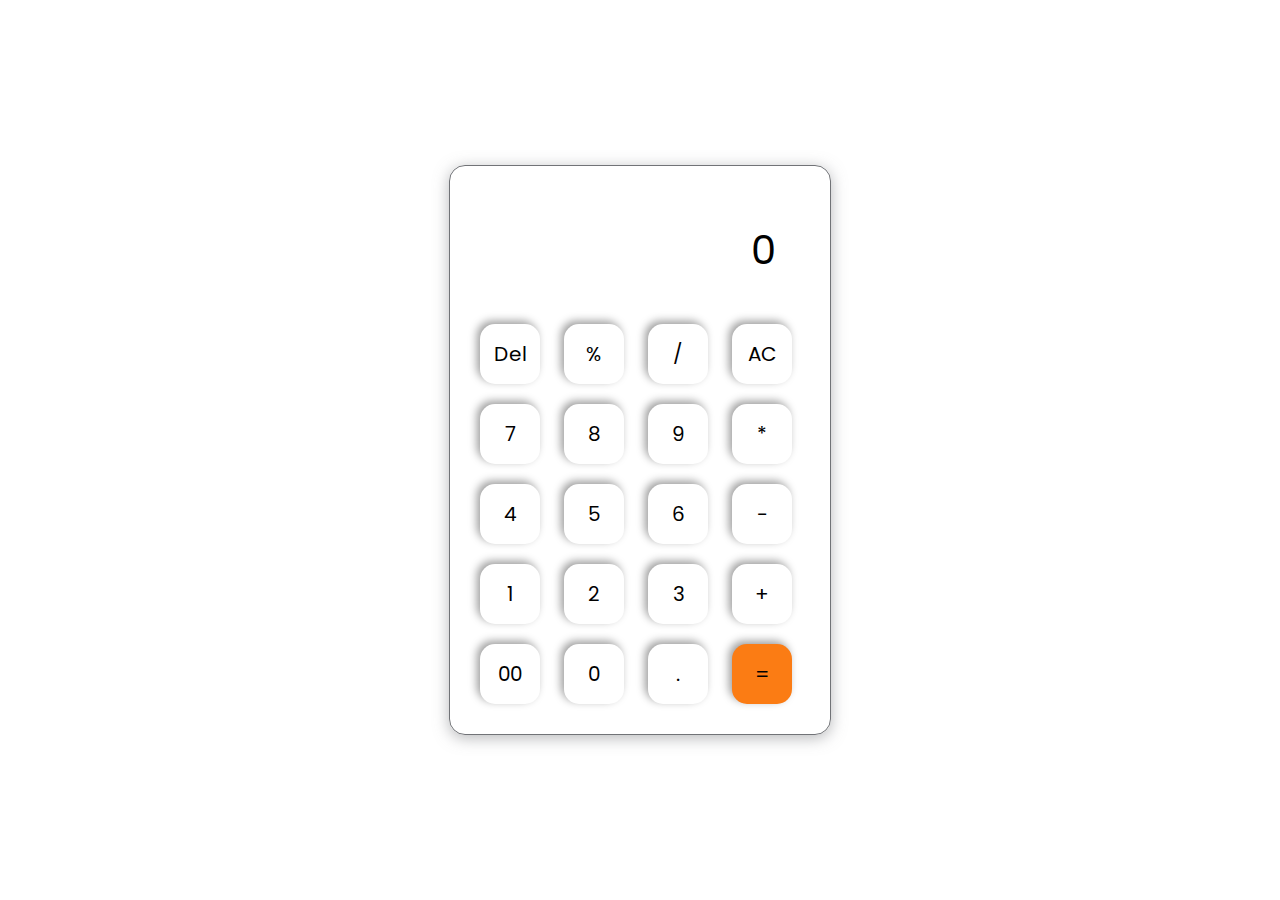
<file: index.html>
<!DOCTYPE html>
<html lang="en">

<head>
    <meta charset="UTF-8" />
    <meta http-equiv="X-UA-Compatible" content="IE=edge" />
    <meta name="viewport" content="width=device-width, initial-scale=1.0" />
    <link rel="stylesheet" href="./style.css" />
    <link rel="shortcut icon" href="./img/bew.png" type="image/x-icon">
    <title>JavaScript Calculator ~ Raza</title>
</head>

<body>
    <div class="main">
        <div class="main-cal">
            <input type="text" id="inputBox" placeholder="0" />
            <div class="btn-group">
                <div>
                    <button class="button operator">Del</button>
                    <button class="button operator">%</button>
                    <button class="button operator">/</button>
                    <button class="button operator">AC</button>
                </div>
                <div>
                    <button class="button">7</button>
                    <button class="button">8</button>
                    <button class="button">9</button>
                    <button class="button operator">*</button>
                </div>
                <div>
                    <button class="button">4</button>
                    <button class="button">5</button>
                    <button class="button">6</button>
                    <button class="button operator">-</button>
                </div>
                <div>
                    <button class="button">1</button>
                    <button class="button">2</button>
                    <button class="button">3</button>
                    <button class="button operator">+</button>
                </div>

                <div>
                    <button class="button">00</button>
                    <button class="button">0</button>
                    <button class="button">.</button>
                    <button class="button equalBtn">=</button>
                </div>
            </div>
        </div>
    </div>
    <script src="./script.js"></script>
</body>

</html>
</file>
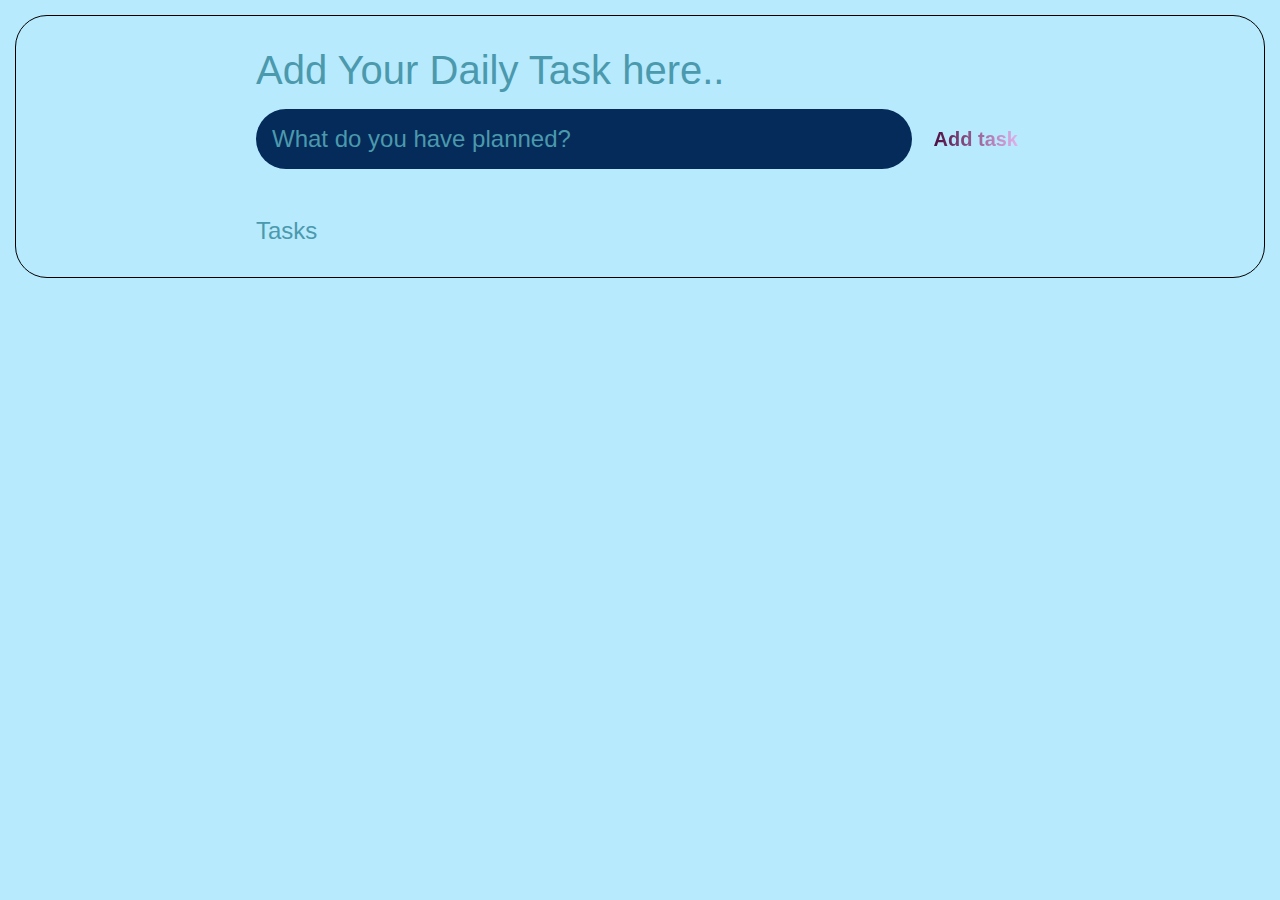
<file: To-Do List/index.html>
<!DOCTYPE html>
<html lang="en">

<head>
    <meta charset="UTF-8">
    <meta name="viewport" content="width=device-width, initial-scale=1.0">
    <link rel="stylesheet" href="style.css">
    <link rel="stylesheet" href="https://cdnjs.cloudflare.com/ajax/libs/font-awesome/6.4.2/css/all.min.css"
        integrity="sha512-z3gLpd7yknf1YoNbCzqRKc4qyor8gaKU1qmn+CShxbuBusANI9QpRohGBreCFkKxLhei6S9CQXFEbbKuqLg0DA=="
        crossorigin="anonymous" referrerpolicy="no-referrer" />
    <title>To-Do List ~ Raza</title>
</head>

<body>
    <div class="phone-main">
        <div class="phone">
            <header>
                <h1>Add Your Daily Task here..</h1>
                <form id="new-task-form">
                    <input type="text" name="new-task-input" id="new-task-input"
                        placeholder="What do you have planned?" />
                    <input type="submit" id="new-task-submit" value="Add task" />
                </form>
            </header>
            <main>
                <section class="task-list">
                    <h2>Tasks</h2>
                    <div id="tasks">
                        <!-- <div class="task">
                            <div class="content">
                                <input type="text" class="text" value="A new task" readonly>
                            </div>
                            <div class="actions">
                                <button class="edit"><i class="fa-regular fa-pen-to-square"></i></button>
                                <button class="delete"><i class="fa-solid fa-ban"></i></button>
                            </div>
                        </div> -->
                        
                    </div>
                </section>
            </main>
            <script src="index.js"></script>
        </div>
    </div>
</body>

</html>
</file>
<file: style.css>
@import url('https://fonts.googleapis.com/css2?family=Poppins:wght@500&display=swap');

*{
    margin: 0;
    padding: 0;
    box-sizing: border-box;
    font-family: 'Poppins', sans-serif;
}

body{
    width: 100%;
    height: 100vh;
    display: flex;
    justify-content: center;
    align-items: center;
    background: #fff;
}

.main-cal{
    border: 1px solid #717377;
    padding: 20px;
    border-radius: 16px;
    background: transparent;
    box-shadow: 0px 3px 15px rgba(113, 115, 119, 0.5);

}

input{
    width: 320px;
    border: none;
    padding: 24px;
    margin: 10px;
    background: transparent;
    box-shadow: 0px 3px 15px rgbs(84, 84, 84, 0.1);
    font-size: 40px;
    text-align: right;
    /* cursor: pointer; */
    color: #000;
}

input::placeholder{
    color: #000;
}

button {
    border: none;
    width: 60px;
    height: 60px;
    margin: 10px;
    border-radius: 15px;
    background: transparent;
    color: #000;
    font-size: 20px;
    box-shadow: -3px -3px 8px rgba(0, 0, 0, 0.39);
    cursor: pointer;
}

.equalBtn{
    background-color: #fb7c14;
}

.operator{
    color: #000;
}
@media only screen and (max-width:425px) {
    .main-cal {
        height: 80vh;
        width: 45vh;
    }
    input#inputBox {
        width: 100%;
    }
    button {
        height: 40px;
        width: 40px;
        font-size: 15px;
        margin: 5px;
    }
    .btn-group {
        display: flex;
        flex-direction: column;
    }
}
</file>
<file: To-Do List/style.css>
:root {
    --dark: #0468d7;
    --darker: #042b59;
    --darkest: #041e3c;
    --grey: #4b99ad;
    --pink: #420233;
    --purple: #edbef9;
    --light: #b8eafe;
}

* {
    margin: 0;
    box-sizing: border-box;
    font-family: "Fira sans", sans-serif;
}

body {
    display: flex;
    flex-direction: column;
    min-height: 100vh;
    color: #FFF;
    background-color: var(--light);
}

header {
    padding: 2rem 1rem;
    max-width: 800px;
    width: 100%;
    margin: 0 auto;
}

header h1 {
    font-size: 2.5rem;
    font-weight: 300;
    color: var(--grey);
    margin-bottom: 1rem;
}

.phone-main {
    padding: 15px;
}

.phone {
    border: 1px solid #000;
    border-radius: 2rem;
    width: auto;
    height: auto;
}

#new-task-form {
    display: flex;
    ;
}

input,
button {
    appearance: none;
    border: none;
    outline: none;
    background: none;
}

#new-task-input {
    flex: 1 1 0%;
    background-color: var(--darker);
    padding: 1rem;
    border-radius: 3rem;
    margin-right: 1rem;
    color: var(--light);
    font-size: 1.5rem;
}

#new-task-input::placeholder {
    color: var(--grey);
}

#new-task-submit {
    color: var(--pink);
    font-size: 1.25rem;
    font-weight: 700;
    background-image: linear-gradient(to right, var(--pink), var(--purple));
    -webkit-background-clip: text;
    -webkit-text-fill-color: transparent;
    cursor: pointer;
    transition: 0.4s;
}

#new-task-submit:hover {
    opacity: 0.6;
}

#new-task-submit:active {
    opacity: 0.6;
}

main {
    flex: 1 1 0%;
    max-width: 800px;
    width: 100%;
    margin: 0 auto;
}

.task-list {
    padding: 1rem;
}

.task-list h2 {
    font-size: 1.5rem;
    font-weight: 300;
    color: var(--grey);
    margin-bottom: 1rem;
}

#tasks .task {
    display: flex;
    justify-content: space-between;
    background-color: var(--darkest);
    padding: 1rem;
    border-radius: 3rem;
    margin-bottom: 1rem;
}

.task .content {
    flex: 1 1 0%;
    color: var(--light);
    font-size: 1.3rem;
}

.task .content .text {
    color: var(--light);
    font-size: 1.125rem;
    width: 100%;
    display: block;
    transition: 0.4s;
}

.task .content .text:not(:read-only) {
    color: #FFF;
}

.task .actions {
    display: flex;
    margin: 0 -0.5rem;
}

.task .actions button {
    cursor: pointer;
    margin: 0 0.5rem;
    font-size: 1.125rem;
    font-weight: 700;
    text-transform: uppercase;
    transition: 0.4s;
}

.task .actions button:hover {
    opacity: 0.8;
}

.task .actions button:active {
    opacity: 0.6;
}

.task .actions .edit {
    background-image: linear-gradient(to right, var(--pink), var(--purple));
    -webkit-background-clip: text;
    -webkit-text-fill-color: transparent;
}

.task .actions .delete {
    color: crimson;
}

@media only screen and (max-width: 425px) {
    .phone-main {
        padding: 15px;
    }

    .phone {
        border: 1px solid #000;
        border-radius: 2rem;
        width: auto;
        height: auto;
    }

    header h1 {
        font-size: 1.5rem;
        font-weight: 300;
        color: var(--grey);
        margin-bottom: 1rem;
    }

    #new-task-form {
        display: flex;
        gap: 1rem;
        flex-direction: column;
    }

    #new-task-input {
        padding: 0.9rem;
        font-size: 0.9rem;
    }

    input#new-task-submit {
        display: flex;
        justify-content: flex-end;
    }

    header {
        padding: 1rem 1rem;
        width: 95%;
        margin: 0 auto;
    }

    .task-list h2 {
        font-size: 1.5rem;
        font-weight: 300;
        color: var(--grey);
        margin-bottom: 0.5rem;
    }

    .task-list {
        padding: 1rem;
    }

    .task .content {
        font-size: 1rem;
    }
}

@media only screen and (max-width: 680px) {
    .phone-main {
        padding: 15px;
    }

    .task .content {
        font-size: 1rem;
    }

    .phone {
        border: 1px solid #000;
        border-radius: 2rem;
        width: auto;
        height: auto;
    }

    header h1 {
        font-size: 1.5rem;
        font-weight: 300;
        color: var(--grey);
        margin-bottom: 1rem;
    }

    #new-task-form {
        display: flex;
        gap: 1rem;
        flex-direction: column;
    }

    #new-task-input {
        padding: 0.9rem;
        font-size: 0.9rem;
    }

    input#new-task-submit {
        display: flex;
        justify-content: flex-end;
    }

    header {
        padding: 1rem 1rem;
        width: 95%;
        margin: 0 auto;
    }

    .task-list h2 {
        font-size: 1.5rem;
        font-weight: 300;
        color: var(--grey);
        margin-bottom: 0.5rem;
    }

    .task-list {
        padding: 1rem;
    }
}

@media only screen and (max-width: 1024px) {
    .phone-main {
        padding: 15px;
    }

    .phone {
        border: 1px solid #000;
        border-radius: 2rem;
        width: auto;
        height: auto;
    }
}
</file>
